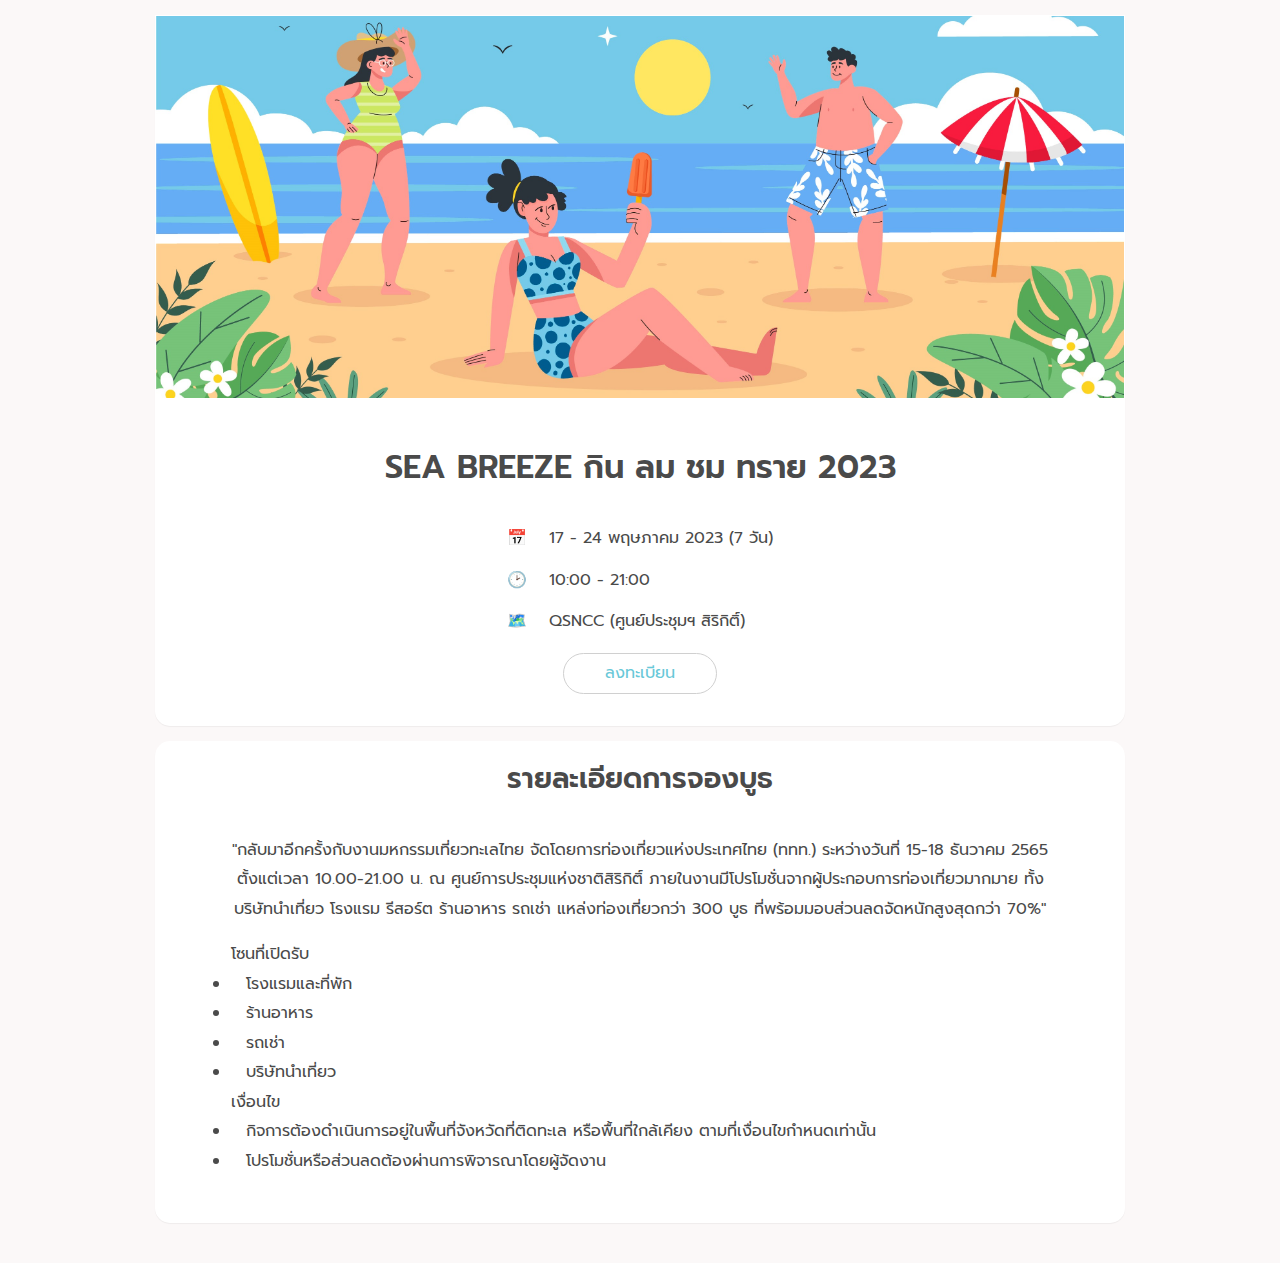
<file: index.html>
<!DOCTYPE html>
<html lang="en">

<head>
  <title>SEA BREEZE กิน ลม ชม ทราย 2023</title>
  <meta charset="UTF-8" />
  <link rel="stylesheet" href="https://fonts.googleapis.com/css?family=Prompt" />
  <link rel="stylesheet" href="style.css" />
  <link rel="stylesheet" href="https://fonts.googleapis.com/css?family=Lato" />
  <link rel="stylesheet" href="https://fonts.googleapis.com/css?family=Montserrat" />
  <link rel="stylesheet" href="https://cdnjs.cloudflare.com/ajax/libs/font-awesome/4.7.0/css/font-awesome.min.css" />
</head>

<body>
  <div id="page-wrapper">
    <div class="container">
      <div class="panel event-panel">
        <div class="event-image">
          <img src="cover.jpg" alt="SEA BREEZE กิน ลม ชม ทราย 2023">
        </div>
        <div class="event-title">
          <h1 class="event-name center">SEA BREEZE กิน ลม ชม ทราย 2023</h1>
          <div class="event-detail center">
            <table cellspacing="10">
              <tr>
                <td width="30px">📅</td>
                <td>
                  <div class=" text-left">
                    17 - 24 พฤษภาคม 2023 (7 วัน)
                  </div>
                </td>
              </tr>
              <tr>
                <td width="30px">🕑</td>
                <td>
                  <div class=" text-left">
                    10:00 - 21:00
                  </div>
                </td>
              </tr>
              <tr>
                <td width="30px">🗺️</td>
                <td>
                  <div class=" text-left">
                    QSNCC (ศูนย์ประชุมฯ สิริกิติ์)
                  </div>
                </td>
              </tr>
            </table>
            <a class="register-button" href="register.html">
              ลงทะเบียน
            </a>
          </div>
        </div>
      </div>
      <div class="panel normal-panel">

        <div class="panel-heading">
          <h2 class="title center">รายละเอียดการจองบูธ<h2>
        </div>
        <div class="panel-body">
          <div id="event-description">
            <p style="text-align: center;">
              "กลับมาอีกครั้งกับงานมหกรรมเที่ยวทะเลไทย จัดโดยการท่องเที่ยวแห่งประเทศไทย (ททท.) ระหว่างวันที่ 15-18
              ธันวาคม 2565 ตั้งแต่เวลา 10.00-21.00 น. ณ ศูนย์การประชุมแห่งชาติสิริกิติ์
              ภายในงานมีโปรโมชั่นจากผู้ประกอบการท่องเที่ยวมากมาย ทั้งบริษัทนำเที่ยว โรงแรม รีสอร์ต ร้านอาหาร รถเช่า
              แหล่งท่องเที่ยวกว่า 300 บูธ ที่พร้อมมอบส่วนลดจัดหนักสูงสุดกว่า 70%"
            </p>
            <dl>
              <dt>โซนที่เปิดรับ</dt>
              <li>โรงแรมและที่พัก</li>
              <li>ร้านอาหาร</li>
              <li>รถเช่า</li>
              <li>บริษัทนำเที่ยว</li>
              <dt>เงื่อนไข</dt>
              <li>กิจการต้องดำเนินการอยู่ในพื้นที่จังหวัดที่ติดทะเล หรือพื้นที่ใกล้เคียง ตามที่เงื่อนไขกำหนดเท่านั้น
              </li>
              <li>โปรโมชั่นหรือส่วนลดต้องผ่านการพิจารณาโดยผู้จัดงาน</li>
            </dl>
          </div>
        </div>
      </div>
    </div>
  </div>
</body>

</html>
</file>
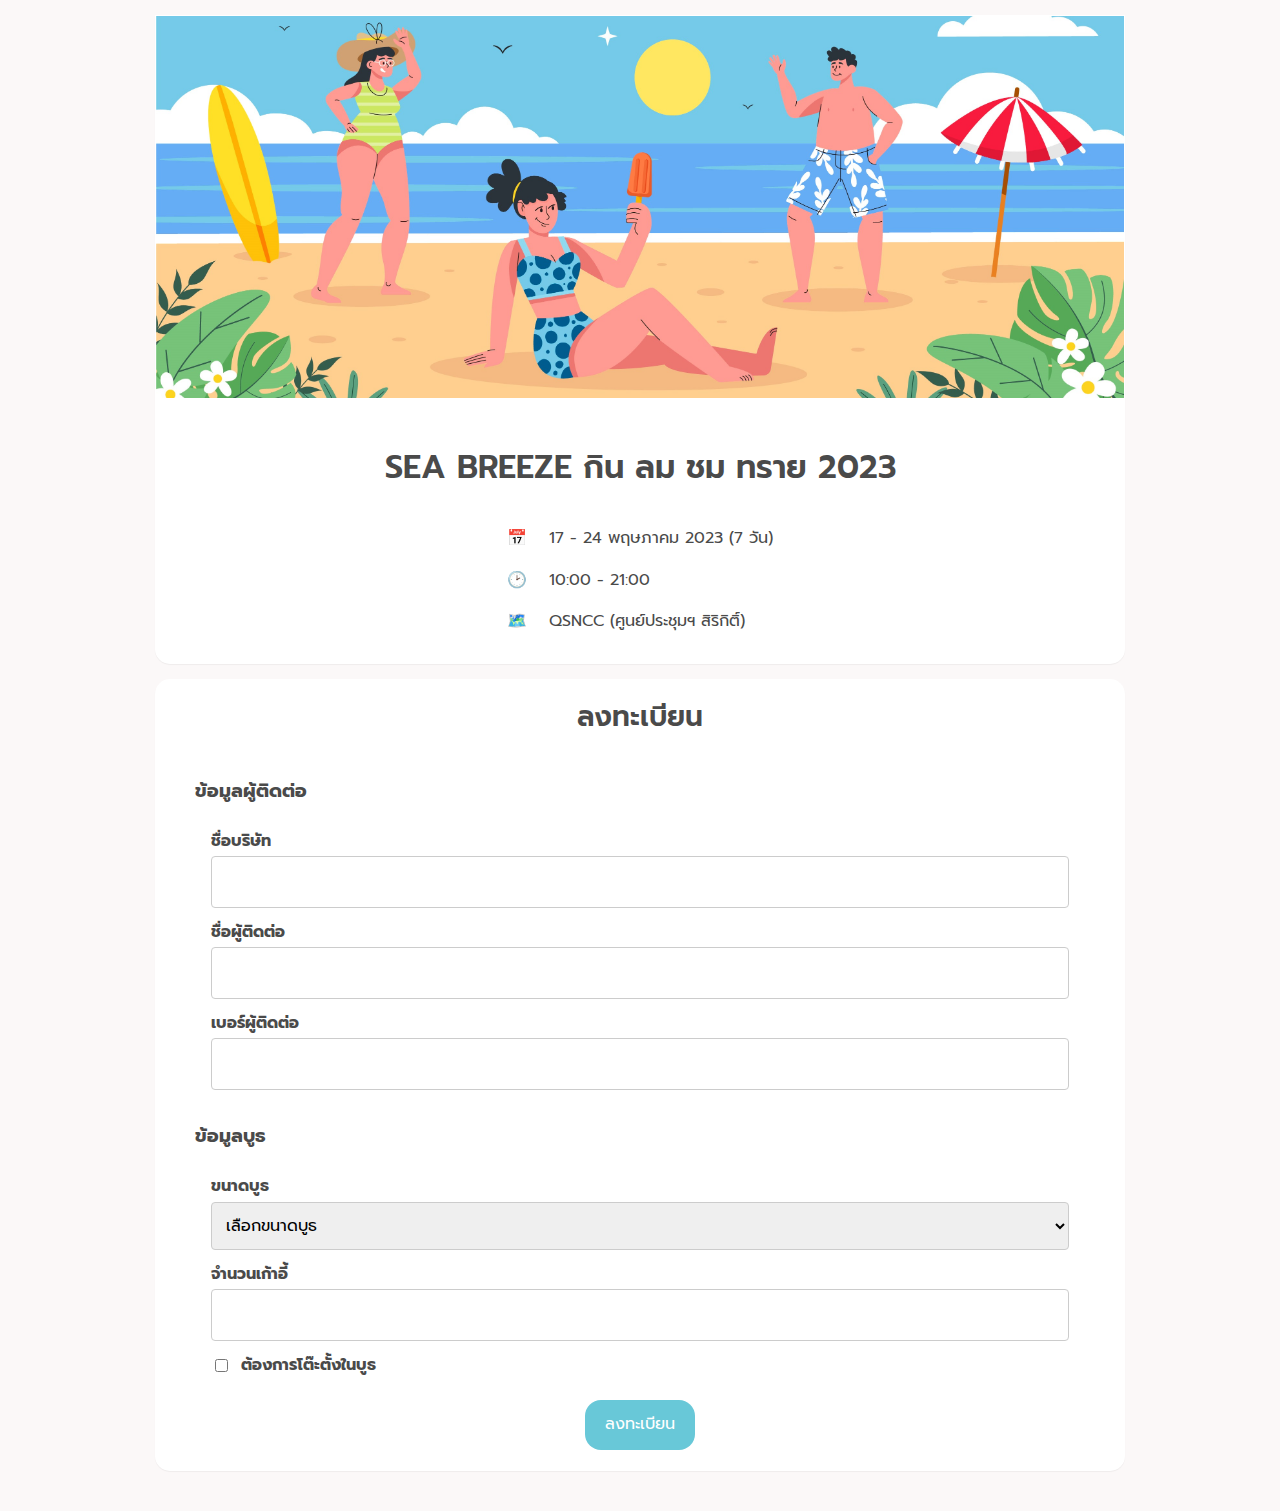
<file: register.html>
<!DOCTYPE html>
<html lang="en">

<head>
  <title>SEA BREEZE กิน ลม ชม ทราย 2023</title>
  <meta charset="UTF-8" />
  <link rel="stylesheet" href="https://fonts.googleapis.com/css?family=Prompt" />
  <link rel="stylesheet" href="style.css" />
  <link rel="stylesheet" href="https://fonts.googleapis.com/css?family=Lato" />
  <link rel="stylesheet" href="https://fonts.googleapis.com/css?family=Montserrat" />
  <link rel="stylesheet" href="https://cdnjs.cloudflare.com/ajax/libs/font-awesome/4.7.0/css/font-awesome.min.css" />
</head>

<body>
  <div id="page-wrapper">
    <div class="container">
      <div class="panel event-panel">
        <div class="event-image">
          <img src="cover.jpg" alt="SEA BREEZE กิน ลม ชม ทราย 2023">
        </div>
        <div class="event-title">
          <h1 class="event-name center">SEA BREEZE กิน ลม ชม ทราย 2023</h1>
          <div class="event-detail center">
            <table cellspacing="10">
              <tr>
                <td width="30px">📅</td>
                <td>
                  <div class=" text-left">
                    17 - 24 พฤษภาคม 2023 (7 วัน)
                  </div>
                </td>
              </tr>
              <tr>
                <td width="30px">🕑</td>
                <td>
                  <div class=" text-left">
                    10:00 - 21:00
                  </div>
                </td>
              </tr>
              <tr>
                <td width="30px">🗺️</td>
                <td>
                  <div class=" text-left">
                    QSNCC (ศูนย์ประชุมฯ สิริกิติ์)
                  </div>
                </td>
              </tr>
            </table>
          </div>
        </div>
      </div>
      <div class="panel normal-panel">

        <div class="panel-heading">
          <h2 class="title center">ลงทะเบียน<h2>
        </div>
        <div class="panel-body">
          <form id="registration-form" style="margin: 0px 24px;">

            <h3 style="margin-top: 0px;">ข้อมูลผู้ติดต่อ</h3>

            <div style="padding: 0px 16px;">

              <label for="companyName">ชื่อบริษัท</label>
              <input type="text" id="companyName" name="companyName">

              <label for="contactName">ชื่อผู้ติดต่อ</label>
              <input type="text" id="contactName" name="contactName">

              <label for="contactNumber">เบอร์ผู้ติดต่อ</label>
              <input type="tel" id="contactNumber" name="contactNumber">
            </div>

            <h3>ข้อมูลบูธ</h3>

            <div style="padding: 0px 16px;">

              <label for="boothSize">ขนาดบูธ</label>
              <select id="boothSize" name="boothSize">
                <option value="" selected disabled>เลือกขนาดบูธ</option>
                <option value="10x10">10x10 ฟุต</option>
                <option value="10x15">10x15 ฟุต</option>
              </select>

              <label for="numChairs">จำนวนเก้าอี้</label>
              <input type="number" id="numChairs" name="numChairs">

              <div class="checkbox-wrapper">
                <input type="checkbox" id="tableNeeded" name="tableNeeded">
                <label for="tableNeeded">ต้องการโต๊ะตั้งในบูธ</label>
              </div>

            </div>
            <div class="center">
              <input type="submit" value="ลงทะเบียน">
            </div>
          </form>
        </div>
      </div>
    </div>
  </div>

  <script src="register.js"></script>

</body>

</html>
</file>
<file: style.css>
:root {
  --primary: #68c8d8;
  --primary-hover: #63bbcb;
  --white: #fff;
  --main-background-color: #fbf8f8;
}

html {
  font-family: sans-serif;
  background-color: var(--main-background-color);
}

body {
  font-family: "Prompt", "Helvetica Neue", Helvetica, Arial, sans-serif;
  font-size: 16px;
  line-height: 1.846;
  color: #4a4a4a;
  background-color: #fff;
}

h1,
h2 {
  font-family: inherit;
  font-weight: 600;
  line-height: 1.1;
  color: #4a4a4a;
}

h1 {
  margin-top: 25px;
  margin-bottom: 12.5px;
  font-size: 32px;
}

.title {
  font-size: 28px;
  margin: 12px auto;
}

p {
  margin: 0 0 12.5px;
}

div {
  display: block;
}

input,
button,
select,
textarea {
  font-family: inherit;
  font-size: inherit;
  line-height: inherit;
}

li {
  padding-left: 15px;
}

.center {
  text-align: -webkit-center !important;
  text-align: center;
}

#page-wrapper,
body {
  background-color: var(--main-background-color);
}

.container {
  margin-right: auto;
  margin-left: auto;
  padding-left: 15px;
  padding-right: 15px;
}

@media (min-width: 768px) {
  .container {
    width: 750px;
  }
}

@media (min-width: 992px) {
  .container {
    width: 970px;
  }
}

.panel {
  background-color: #fff;
  border: 1px solid transparent;
  border-radius: 15px;
  box-shadow: 0 1px 1px rgba(0, 0, 0, 0.05);
}

.panel.event-panel {
  border-radius: 0 0 15px 15px;
  position: relative;
  margin-top: 15px;
}

.panel.normal-panel {
  border-radius: 15px;
  position: relative;
  margin-top: 15px;
  margin-bottom: 40px;
}

.panel-heading {
  padding: 10px 15px;
  border-bottom: 1px solid transparent;
  border-top-right-radius: 2px;
  border-top-left-radius: 2px;
}

.panel-body {
  padding: 10px 15px;
}

#event-description {
  overflow-wrap: break-word;
  margin: 0 60px;
  padding-bottom: 20px;
}

img {
  max-width: 100%;
  border: 0;
  transition: 0.5s ease-in-out;
  transition-delay: 0.25s;
}

.event-image {
  position: relative;
  width: 100%;
}

.event-name {
  text-align: center;
  margin: 25px 0 !important;
  line-height: 40px;
}

.event-title {
  padding: 15px;
  text-align: center;
}

.register-button {
  border-radius: 48px;
  padding: 5px 12px;
  border: 1.5px solid #d0d0d0;
  margin: 5px;
  position: relative;
  cursor: pointer;
  transition: 0.25s ease-in-out;
  display: inline-block;
  background-color: transparent;
  width: 128px;
  position: relative;
  color: var(--primary);
  overflow: hidden;
  text-decoration: none;
  text-overflow: ellipsis;
}


label {
  font-weight: bold;
}

input[type="text"],
input[type="number"],
input[type="tel"],
select {
  width: 100%;
  padding: 10px;
  margin-bottom: 10px;
  border: 1px solid #ccc;
  border-radius: 4px;
  font-size: 16px;
  box-sizing: border-box;
}

input[type="submit"] {
  background-color: var(--primary);
  color: white;
  border: none;
  border-radius: 16px;
  padding: 10px 20px;
  font-size: 16px;
  cursor: pointer;
  transition: background-color 0.3s ease-in-out;
  margin: 10px 0px;
}

input[type="submit"]:hover {
  background-color: var(--primary-hover);
}

.checkbox-wrapper {
  display: flex;
  align-items: center;
  margin-bottom: 10px;
}

.checkbox-wrapper label {
  padding-left: 10px;
}
</file>
